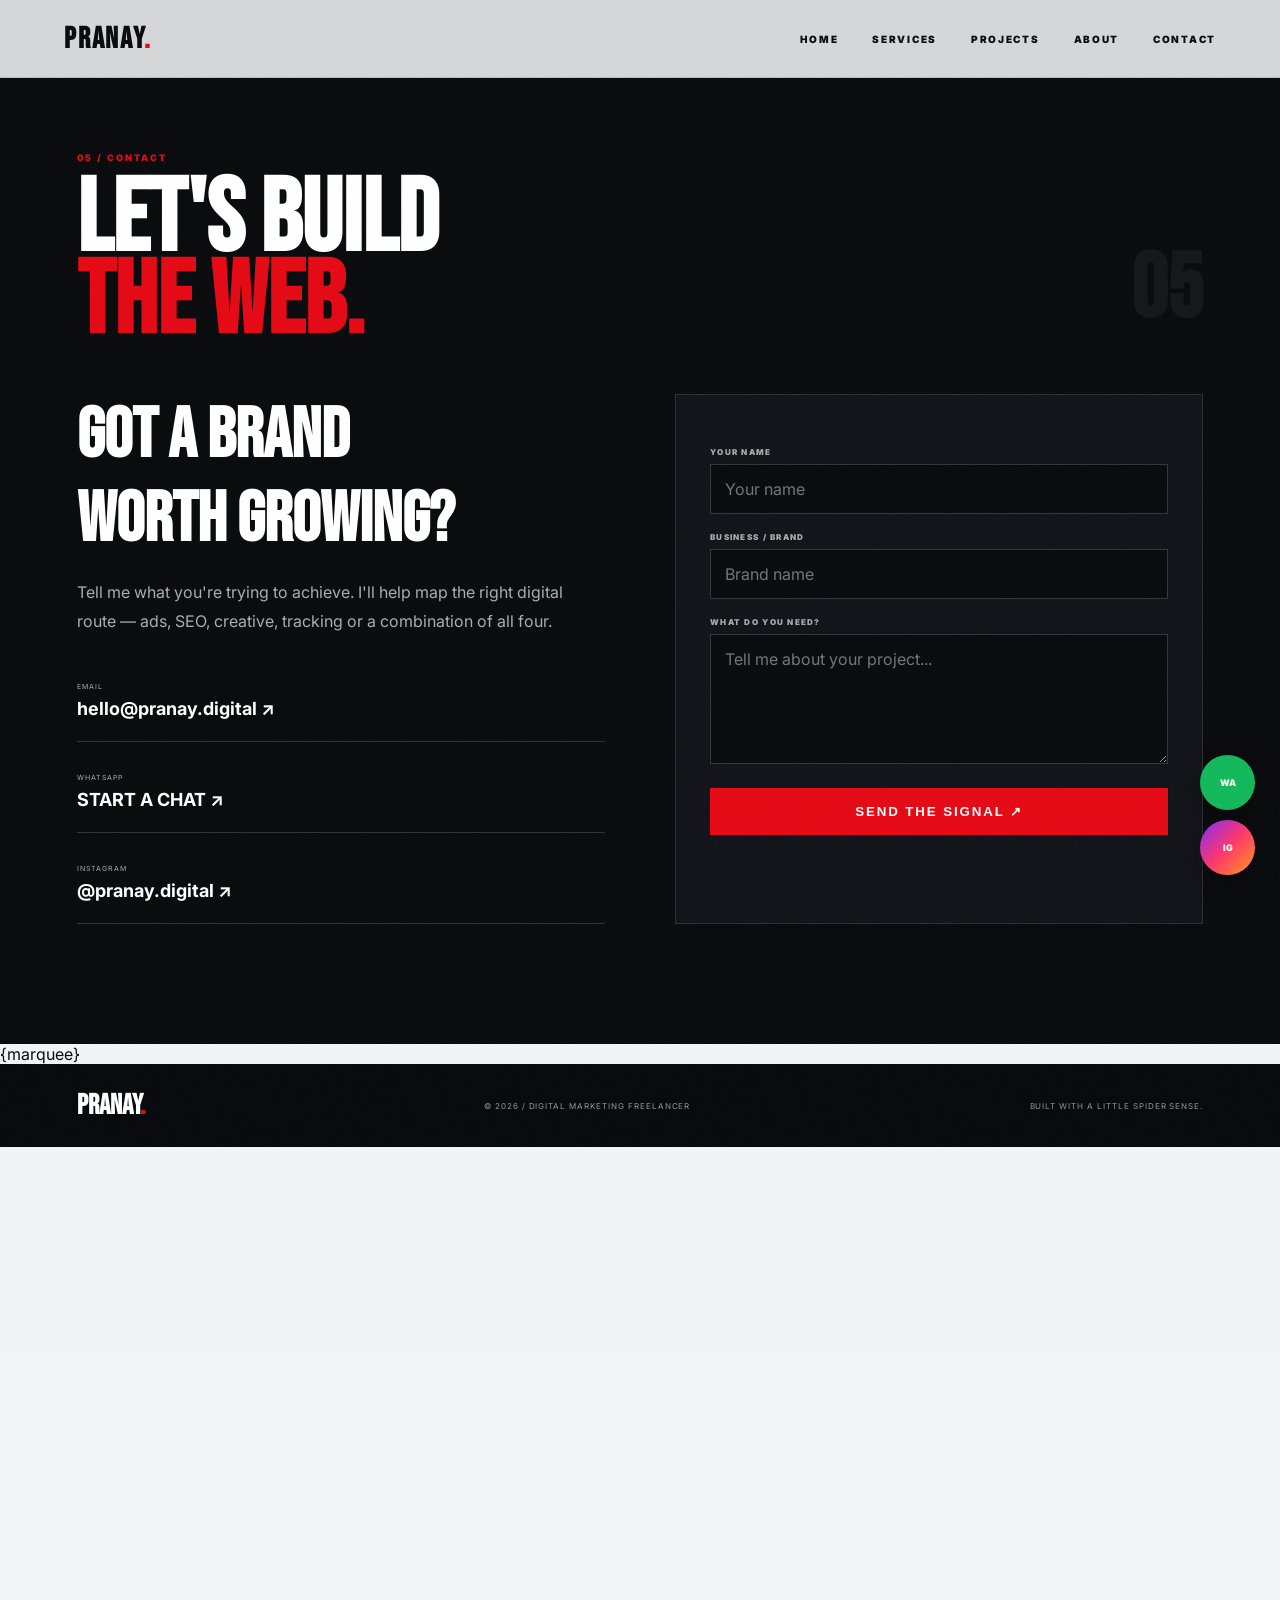
<file: contact.html>
<!doctype html><html lang="en"><head><meta charset="utf-8"><meta name="viewport" content="width=device-width,initial-scale=1"><title>Contact — Pranay.digital</title><meta name="description" content="Pranay digital marketing portfolio"><link rel="stylesheet" href="style.css"></head><body><div class="noise"></div><!-- shared visual snippets -->
<div class="web-bg" aria-hidden="true"><svg viewBox="0 0 1600 1000" preserveAspectRatio="none"><g class="webfloat"><path d="M0 120C200 150 260 280 360 410S520 650 760 780"/><path d="M0 280C170 300 245 400 320 520S450 720 650 840"/><path d="M0 460C130 470 215 550 270 640S390 780 530 900"/><path d="M110 0C130 180 240 310 360 410"/><path d="M320 0C320 170 335 300 360 410"/><path d="M580 0C500 170 420 300 360 410"/><path class="red" d="M1600 120C1400 160 1330 280 1240 430S1090 660 850 790"/><path d="M1600 300C1450 320 1370 420 1300 540S1170 720 980 850"/><path d="M1480 0C1470 180 1360 310 1240 430"/><path d="M1280 0C1300 180 1270 310 1240 430"/><path d="M1040 0C1140 170 1190 300 1240 430"/></g></svg></div>
<div class="wall-crawlers" aria-hidden="true">
  <div class="right-spidey"><div class="webline"></div><svg class="spidey-svg" viewBox="0 0 180 260"><defs><linearGradient id="suit" x1="0" y1="0" x2="1" y2="1"><stop offset="0" stop-color="#d60916"/><stop offset=".52" stop-color="#b8000c"/><stop offset=".54" stop-color="#092c79"/><stop offset="1" stop-color="#061d53"/></linearGradient></defs><g transform="rotate(180 90 130)"><path fill="#090b0f" d="M75 28c-17 4-28 18-29 35l-1 42-21 31c-5 8 0 16 10 16h25l-7 35 18 10 10-28 10 28 18-10-7-35h25c10 0 15-8 10-16l-21-31-1-42c-1-17-12-31-29-35z"/><path fill="url(#suit)" d="M70 57c-15 8-18 26-14 43l-10 25 24 10 10-20 10 20 24-10-10-25c4-17 1-35-14-43l-10 22z"/><path fill="#0a0b0f" d="M35 104l-24 30 12 10 28-22zM145 104l24 30-12 10-28-22z"/><path fill="none" stroke="#fff" stroke-width="1.2" opacity=".5" d="M70 62c7 13 23 13 30 0M60 83h60M55 96h70M72 57l-2 48M90 54v62M108 57l2 48"/><path fill="#fff" d="M65 55l-18-6 14 21 14-6zM115 55l18-6-14 21-14-6z"/><circle cx="90" cy="82" r="4" fill="#111"/><path fill="#090b0f" d="M62 122l-13 48 17 8 18-39 18 39 17-8-13-48z"/></g></svg></div>
  <div class="left-spidey"><div class="speech">HII 👋</div><svg class="spidey-svg" viewBox="0 0 160 280"><defs><linearGradient id="suit2" x1="0" y1="0" x2="1" y2="1"><stop offset="0" stop-color="#e50914"/><stop offset=".52" stop-color="#b50009"/><stop offset=".53" stop-color="#0b3eaa"/><stop offset="1" stop-color="#061c54"/></linearGradient></defs><circle cx="80" cy="55" r="38" fill="#090b0f"/><path fill="#fff" d="M55 52l22-12 7 18-25 8zM105 52L83 40l-7 18 25 8z"/><path fill="url(#suit2)" d="M48 96c-4 22 0 56 13 84l-16 49 24 10 11-43 11 43 24-10-16-49c13-28 17-62 13-84l-31 15z"/><path fill="none" stroke="#fff" stroke-width="1.3" opacity=".45" d="M80 83v99M49 110h62M56 126h48M63 142h34"/><path fill="#090b0f" d="M50 110l-34 26 10 13 38-17zM110 110l34 26-10 13-38-17zM64 183l-30 62 17 9 29-48zM96 183l30 62-17 9-29-48z"/></svg></div>
</div>
<div class="float"><a class="wa" href="https://wa.me/919xxxxxxxxx" target="_blank">WA</a><a class="ig" href="https://instagram.com/pranay.digital" target="_blank">IG</a></div>
<header><a class="brand" href="index.html">PRANAY<i>.</i></a><nav class="nav"><a href="index.html">HOME</a><a href="services.html">SERVICES</a><a href="projects.html">PROJECTS</a><a href="about.html">ABOUT</a><a href="contact.html">CONTACT</a></nav><button class="menu" aria-label="menu">☰</button></header><main><section class="page contact-page"><div class="container section-head reveal"><div><span class="eyebrow">05 / CONTACT</span><h2>LET'S BUILD<br><em>THE WEB.</em></h2></div><span class="num" style="color:rgba(255,255,255,.05)">05</span></div><div class="container contact-layout"><div class="contact-info reveal"><h3>GOT A BRAND<br>WORTH GROWING?</h3><p>Tell me what you're trying to achieve. I'll help map the right digital route — ads, SEO, creative, tracking or a combination of all four.</p><a class="contact-link" href="mailto:hello@pranay.digital"><small>EMAIL</small><b>hello@pranay.digital ↗</b></a><a class="contact-link" href="https://wa.me/919xxxxxxxxx" target="_blank"><small>WHATSAPP</small><b>START A CHAT ↗</b></a><a class="contact-link" href="https://instagram.com/pranay.digital" target="_blank"><small>INSTAGRAM</small><b>@pranay.digital ↗</b></a></div><form class="contact-card reveal" onsubmit="event.preventDefault();alert('Thanks! Connect the form to your preferred email/WhatsApp workflow before publishing.');"><label>YOUR NAME</label><input required placeholder="Your name"><label>BUSINESS / BRAND</label><input placeholder="Brand name"><label>WHAT DO YOU NEED?</label><textarea placeholder="Tell me about your project..."></textarea><button type="submit">SEND THE SIGNAL ↗</button></form></div></section>{marquee}</main><footer><b>PRANAY<i>.</i></b><small>© 2026 / DIGITAL MARKETING FREELANCER</small><small>BUILT WITH A LITTLE SPIDER SENSE.</small></footer><script src="script.js"></script></body></html>
</file>
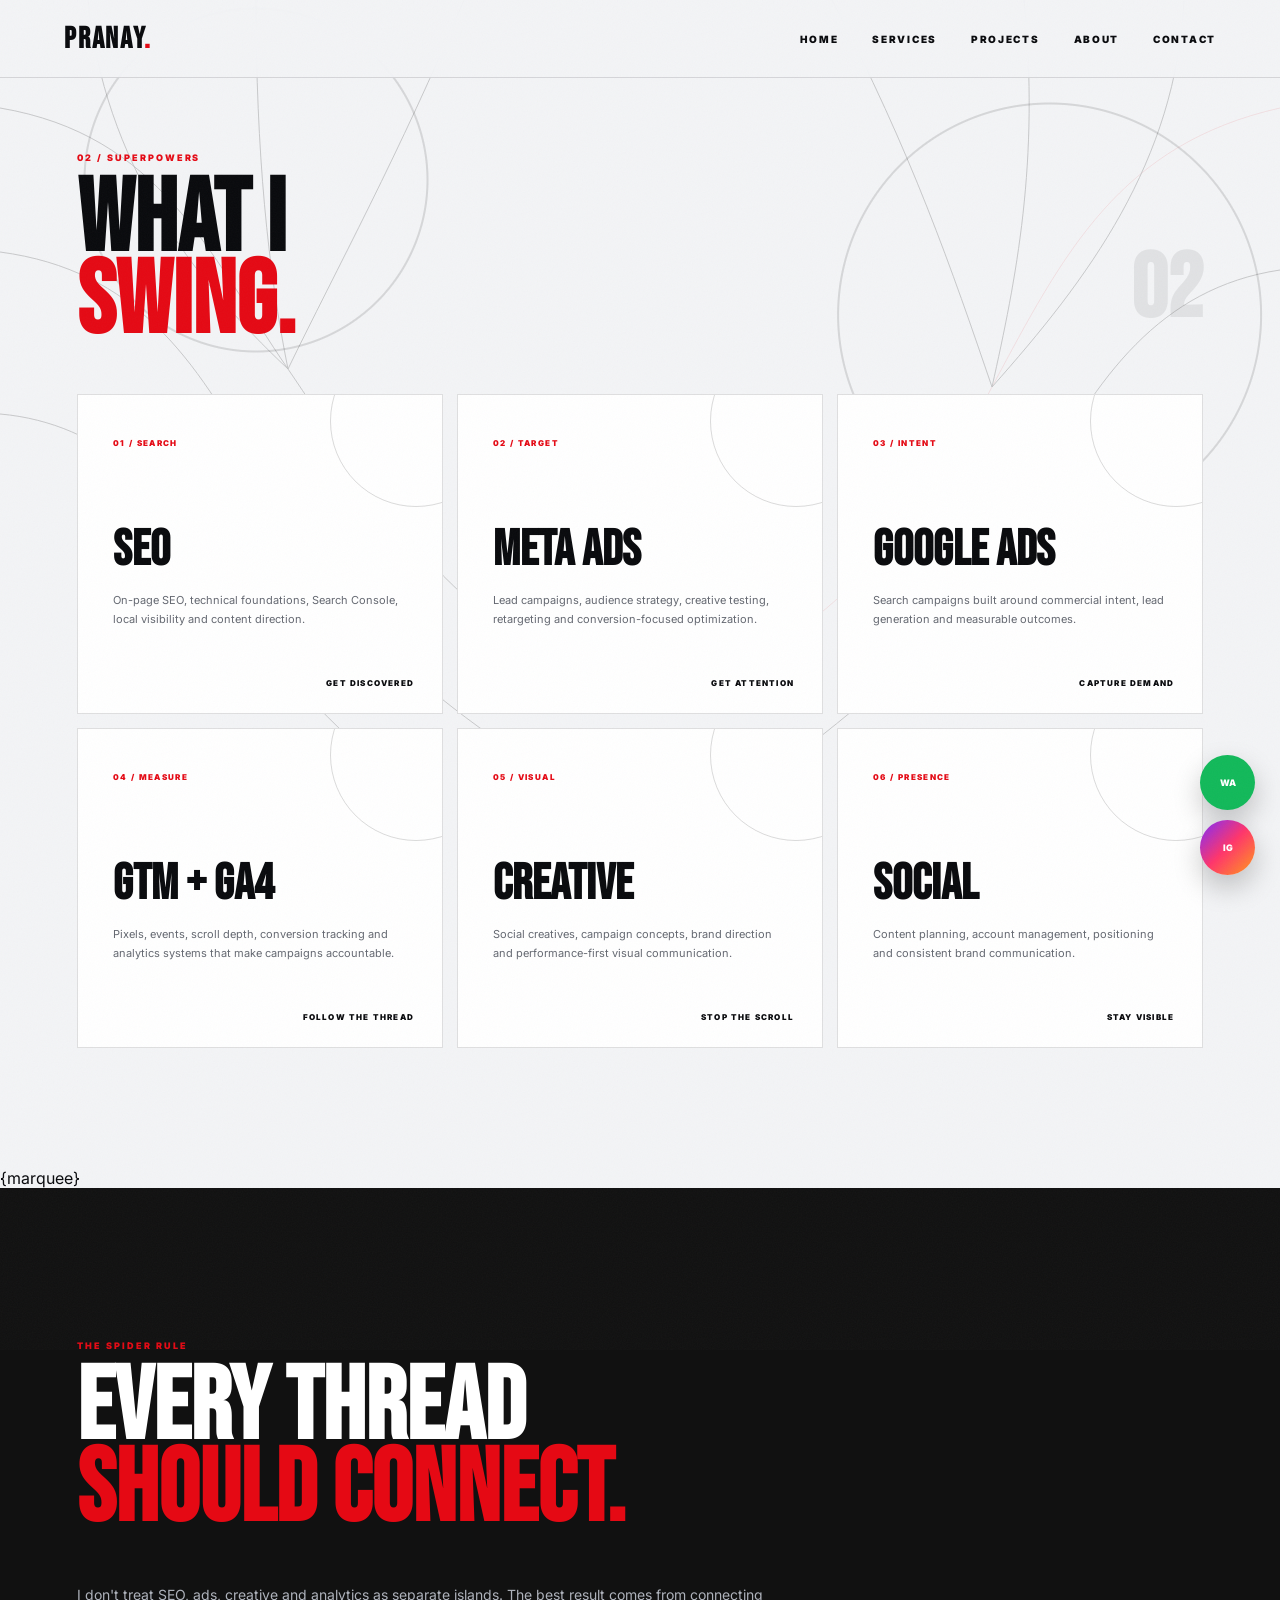
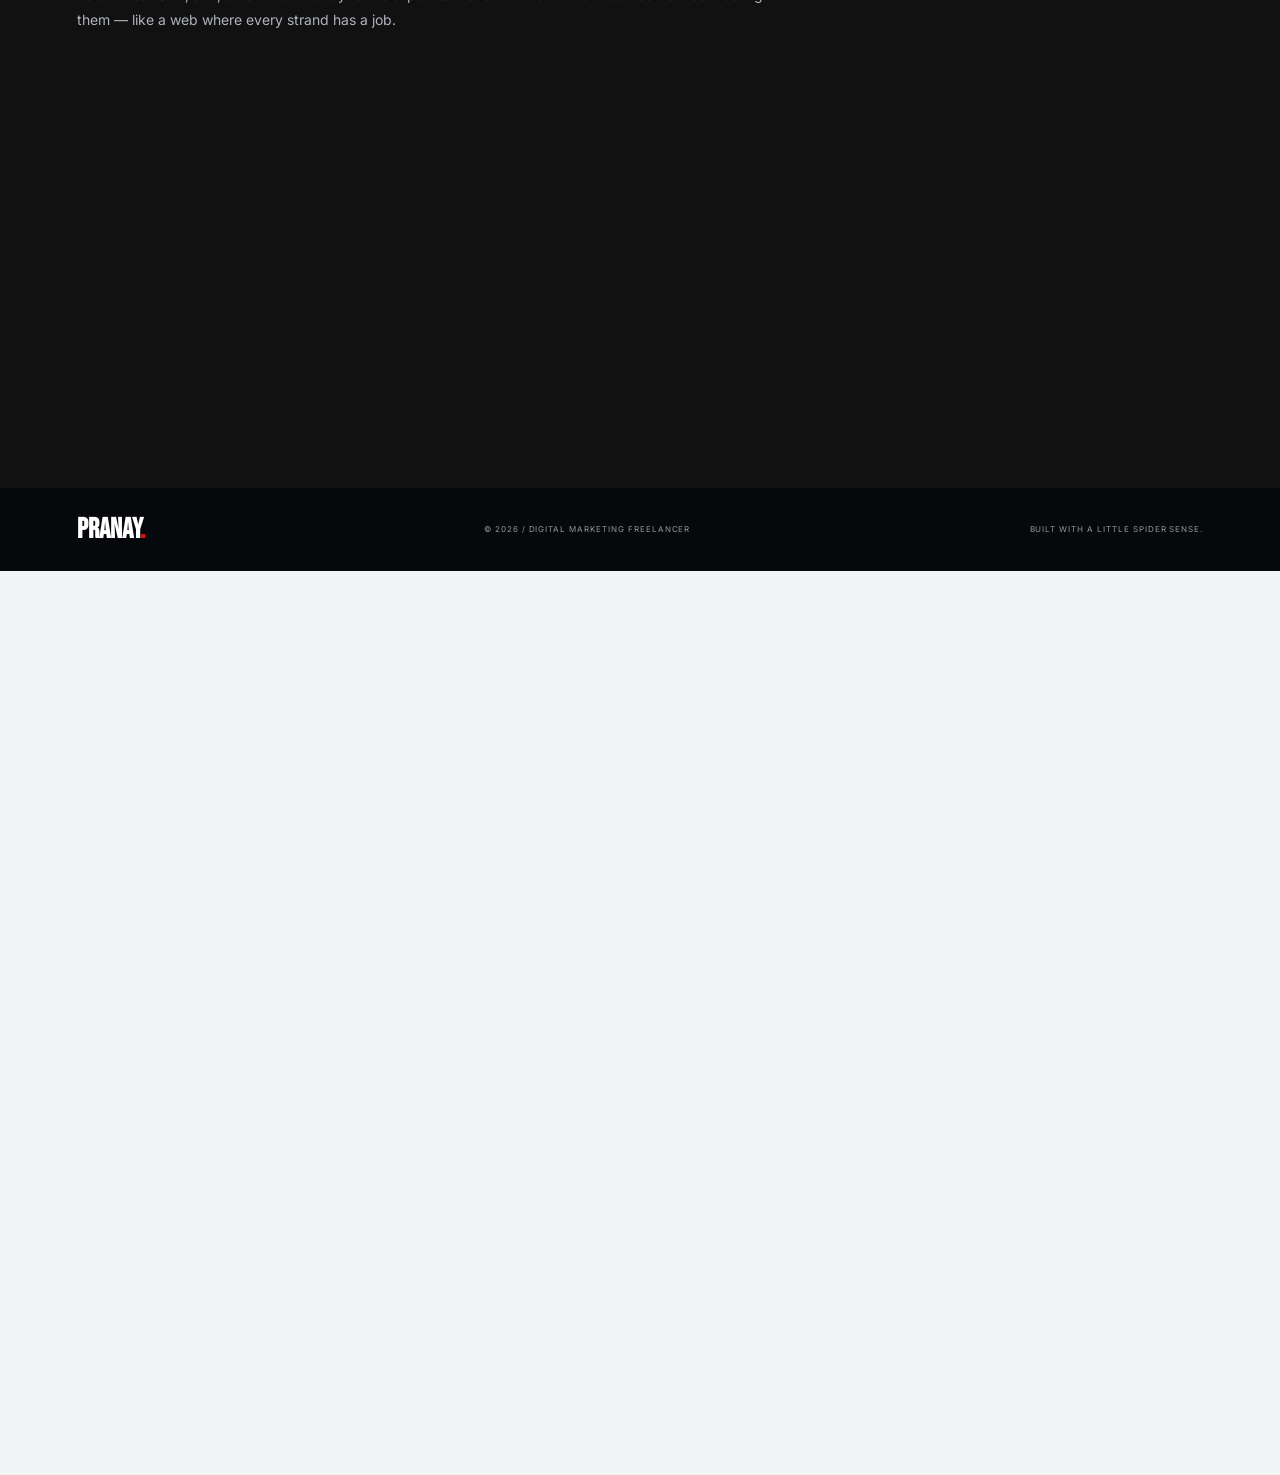
<file: services.html>
<!doctype html><html lang="en"><head><meta charset="utf-8"><meta name="viewport" content="width=device-width,initial-scale=1"><title>Services — Pranay.digital</title><meta name="description" content="Pranay digital marketing portfolio"><link rel="stylesheet" href="style.css"></head><body><div class="noise"></div><!-- shared visual snippets -->
<div class="web-bg" aria-hidden="true"><svg viewBox="0 0 1600 1000" preserveAspectRatio="none"><g class="webfloat"><path d="M0 120C200 150 260 280 360 410S520 650 760 780"/><path d="M0 280C170 300 245 400 320 520S450 720 650 840"/><path d="M0 460C130 470 215 550 270 640S390 780 530 900"/><path d="M110 0C130 180 240 310 360 410"/><path d="M320 0C320 170 335 300 360 410"/><path d="M580 0C500 170 420 300 360 410"/><path class="red" d="M1600 120C1400 160 1330 280 1240 430S1090 660 850 790"/><path d="M1600 300C1450 320 1370 420 1300 540S1170 720 980 850"/><path d="M1480 0C1470 180 1360 310 1240 430"/><path d="M1280 0C1300 180 1270 310 1240 430"/><path d="M1040 0C1140 170 1190 300 1240 430"/></g></svg></div>
<div class="wall-crawlers" aria-hidden="true">
  <div class="right-spidey"><div class="webline"></div><svg class="spidey-svg" viewBox="0 0 180 260"><defs><linearGradient id="suit" x1="0" y1="0" x2="1" y2="1"><stop offset="0" stop-color="#d60916"/><stop offset=".52" stop-color="#b8000c"/><stop offset=".54" stop-color="#092c79"/><stop offset="1" stop-color="#061d53"/></linearGradient></defs><g transform="rotate(180 90 130)"><path fill="#090b0f" d="M75 28c-17 4-28 18-29 35l-1 42-21 31c-5 8 0 16 10 16h25l-7 35 18 10 10-28 10 28 18-10-7-35h25c10 0 15-8 10-16l-21-31-1-42c-1-17-12-31-29-35z"/><path fill="url(#suit)" d="M70 57c-15 8-18 26-14 43l-10 25 24 10 10-20 10 20 24-10-10-25c4-17 1-35-14-43l-10 22z"/><path fill="#0a0b0f" d="M35 104l-24 30 12 10 28-22zM145 104l24 30-12 10-28-22z"/><path fill="none" stroke="#fff" stroke-width="1.2" opacity=".5" d="M70 62c7 13 23 13 30 0M60 83h60M55 96h70M72 57l-2 48M90 54v62M108 57l2 48"/><path fill="#fff" d="M65 55l-18-6 14 21 14-6zM115 55l18-6-14 21-14-6z"/><circle cx="90" cy="82" r="4" fill="#111"/><path fill="#090b0f" d="M62 122l-13 48 17 8 18-39 18 39 17-8-13-48z"/></g></svg></div>
  <div class="left-spidey"><div class="speech">HII 👋</div><svg class="spidey-svg" viewBox="0 0 160 280"><defs><linearGradient id="suit2" x1="0" y1="0" x2="1" y2="1"><stop offset="0" stop-color="#e50914"/><stop offset=".52" stop-color="#b50009"/><stop offset=".53" stop-color="#0b3eaa"/><stop offset="1" stop-color="#061c54"/></linearGradient></defs><circle cx="80" cy="55" r="38" fill="#090b0f"/><path fill="#fff" d="M55 52l22-12 7 18-25 8zM105 52L83 40l-7 18 25 8z"/><path fill="url(#suit2)" d="M48 96c-4 22 0 56 13 84l-16 49 24 10 11-43 11 43 24-10-16-49c13-28 17-62 13-84l-31 15z"/><path fill="none" stroke="#fff" stroke-width="1.3" opacity=".45" d="M80 83v99M49 110h62M56 126h48M63 142h34"/><path fill="#090b0f" d="M50 110l-34 26 10 13 38-17zM110 110l34 26-10 13-38-17zM64 183l-30 62 17 9 29-48zM96 183l30 62-17 9-29-48z"/></svg></div>
</div>
<div class="float"><a class="wa" href="https://wa.me/919xxxxxxxxx" target="_blank">WA</a><a class="ig" href="https://instagram.com/pranay.digital" target="_blank">IG</a></div>
<header><a class="brand" href="index.html">PRANAY<i>.</i></a><nav class="nav"><a href="index.html">HOME</a><a href="services.html">SERVICES</a><a href="projects.html">PROJECTS</a><a href="about.html">ABOUT</a><a href="contact.html">CONTACT</a></nav><button class="menu" aria-label="menu">☰</button></header><main><section class="page"><div class="container section-head reveal"><div><span class="eyebrow">02 / SUPERPOWERS</span><h2>WHAT I<br><em>SWING.</em></h2></div><span class="num">02</span></div><div class="container services-grid"><article class="service reveal"><small>01 / SEARCH</small><h3>SEO</h3><p>On-page SEO, technical foundations, Search Console, local visibility and content direction.</p><b class="tag">GET DISCOVERED</b></article><article class="service reveal"><small>02 / TARGET</small><h3>META ADS</h3><p>Lead campaigns, audience strategy, creative testing, retargeting and conversion-focused optimization.</p><b class="tag">GET ATTENTION</b></article><article class="service reveal"><small>03 / INTENT</small><h3>GOOGLE ADS</h3><p>Search campaigns built around commercial intent, lead generation and measurable outcomes.</p><b class="tag">CAPTURE DEMAND</b></article><article class="service reveal"><small>04 / MEASURE</small><h3>GTM + GA4</h3><p>Pixels, events, scroll depth, conversion tracking and analytics systems that make campaigns accountable.</p><b class="tag">FOLLOW THE THREAD</b></article><article class="service reveal"><small>05 / VISUAL</small><h3>CREATIVE</h3><p>Social creatives, campaign concepts, brand direction and performance-first visual communication.</p><b class="tag">STOP THE SCROLL</b></article><article class="service reveal"><small>06 / PRESENCE</small><h3>SOCIAL</h3><p>Content planning, account management, positioning and consistent brand communication.</p><b class="tag">STAY VISIBLE</b></article></div></section>{marquee}<section class="page" style="background:#111;color:#fff"><div class="container section-head reveal"><div><span class="eyebrow">THE SPIDER RULE</span><h2 style="color:#fff">EVERY THREAD<br><em>SHOULD CONNECT.</em></h2></div></div><div class="container"><p class="sub reveal" style="color:#aeb2bb">I don't treat SEO, ads, creative and analytics as separate islands. The best result comes from connecting them — like a web where every strand has a job.</p></div></section></main><footer><b>PRANAY<i>.</i></b><small>© 2026 / DIGITAL MARKETING FREELANCER</small><small>BUILT WITH A LITTLE SPIDER SENSE.</small></footer><script src="script.js"></script></body></html>
</file>
<file: style.css>
@import url('https://fonts.googleapis.com/css2?family=Bebas+Neue&family=Inter:wght@400;500;600;700;800;900&display=swap');
:root{--red:#e50914;--red2:#ff2530;--blue:#073c9e;--ink:#090a0d;--paper:#f3f4f6;--muted:#737781;--line:rgba(10,12,16,.13);--max:1440px}
*{box-sizing:border-box}html{scroll-behavior:smooth}body{margin:0;background:var(--paper);color:var(--ink);font-family:Inter,Arial,sans-serif;overflow-x:hidden}a{color:inherit}.noise{position:fixed;inset:-50%;z-index:80;pointer-events:none;opacity:.035;background-image:url("data:image/svg+xml,%3Csvg xmlns='http://www.w3.org/2000/svg' width='180' height='180'%3E%3Cfilter id='n'%3E%3CfeTurbulence type='fractalNoise' baseFrequency='.8' numOctaves='4' stitchTiles='stitch'/%3E%3C/filter%3E%3Crect width='100%25' height='100%25' filter='url(%23n)'/%3E%3C/svg%3E");animation:grain .2s steps(2) infinite}
body:before{content:"";position:fixed;inset:0;z-index:1;pointer-events:none;opacity:.13;background:radial-gradient(circle at 20% 20%,transparent 0 170px,#111 171px 172px,transparent 173px),radial-gradient(circle at 82% 35%,transparent 0 210px,#111 211px 212px,transparent 213px);mix-blend-mode:multiply}
.web-bg{position:fixed;inset:0;z-index:2;pointer-events:none;opacity:.22}.web-bg svg{width:100%;height:100%}.web-bg path{fill:none;stroke:#111;stroke-width:1}.web-bg .red{stroke:var(--red);opacity:.45}.web-bg .webfloat{animation:floatWeb 10s ease-in-out infinite alternate}
header{position:fixed;top:0;left:0;right:0;height:78px;z-index:70;display:flex;align-items:center;justify-content:space-between;padding:0 5vw;background:rgba(243,244,246,.88);backdrop-filter:blur(18px);border-bottom:1px solid var(--line)}.brand{font:900 30px/1 'Bebas Neue',sans-serif;letter-spacing:.06em;text-decoration:none}.brand i{color:var(--red);font-style:normal}.nav{display:flex;gap:34px}.nav a{font-size:10px;font-weight:900;letter-spacing:.17em;text-decoration:none;position:relative}.nav a:after{content:"";position:absolute;left:0;bottom:-7px;width:0;height:2px;background:var(--red);transition:.25s}.nav a:hover:after{width:100%}.menu{display:none}
main{position:relative;z-index:5}.page{padding:145px 6vw 120px;min-height:100vh;position:relative;overflow:hidden}.container{max-width:var(--max);margin:auto}.eyebrow{font-size:9px;font-weight:900;letter-spacing:.22em;color:var(--red)}.display{font:900 clamp(78px,10vw,155px)/.82 'Bebas Neue',sans-serif;letter-spacing:.01em;margin:20px 0}.display em{font-style:normal;color:var(--red)}.sub{max-width:720px;color:#5d626b;line-height:1.8;font-size:14px}.btns{display:flex;gap:12px;flex-wrap:wrap;margin-top:30px}.btn{display:inline-flex;align-items:center;justify-content:space-between;min-width:220px;padding:17px 19px;text-decoration:none;font-size:9px;font-weight:900;letter-spacing:.16em;border:1px solid #111}.btn.red{background:var(--red);color:#fff;border-color:var(--red)}.btn.dark{background:#090a0d;color:#fff}.section-head{display:flex;justify-content:space-between;gap:30px;align-items:end;margin-bottom:50px}.section-head h2{font:900 clamp(60px,8vw,125px)/.8 'Bebas Neue';margin:15px 0 0}.section-head h2 em{color:var(--red);font-style:normal}.section-head .num{font:900 90px 'Bebas Neue';color:rgba(0,0,0,.07)}
/* Cinematic floating characters */
.wall-crawlers{position:fixed;inset:0;z-index:30;pointer-events:none}.right-spidey{position:absolute;right:4vw;top:-300px;width:170px;transition:transform .15s linear,opacity .4s}.right-spidey .webline{height:230px;width:2px;background:linear-gradient(#222,rgba(0,0,0,.05));margin:auto;position:relative}.right-spidey .webline:before{content:"";position:absolute;left:-5px;top:0;width:12px;height:100%;background:repeating-linear-gradient(180deg,transparent 0 12px,rgba(0,0,0,.4) 13px 14px);opacity:.6}.spidey-svg{width:100%;height:auto;filter:drop-shadow(0 12px 15px rgba(0,0,0,.2))}.left-spidey{position:absolute;left:3vw;bottom:-220px;width:145px;opacity:0;transition:transform .3s,opacity .3s}.left-spidey .speech{position:absolute;left:90px;top:10px;background:#fff;border:2px solid #111;border-radius:50%;padding:15px 22px;font:900 18px 'Bebas Neue';box-shadow:8px 8px 0 var(--red);transform:rotate(-6deg)}.left-spidey .speech:after{content:"";position:absolute;bottom:0;left:18px;border:10px solid transparent;border-top-color:#111;transform:translateY(18px) rotate(20deg)}
/* Hero */
.hero{min-height:100vh;padding:120px 6vw 55px;background:radial-gradient(circle at 74% 43%,rgba(229,9,20,.12),transparent 24%),linear-gradient(110deg,#f8f9fa,#e8eaee)}.hero-grid{max-width:var(--max);margin:auto;display:grid;grid-template-columns:1.05fr .95fr;align-items:center;gap:50px;min-height:calc(100vh - 180px)}.hero h1{font:900 clamp(105px,16vw,245px)/.72 'Bebas Neue';margin:10px 0 0;letter-spacing:.01em}.hero h1 span{color:var(--red)}.hero h2{font:900 clamp(38px,4.5vw,70px)/.84 'Bebas Neue';margin:38px 0 20px}.hero h2 em{color:var(--red);font-style:normal}.hero-copy p{max-width:720px}.micro{font-size:9px;font-weight:900;letter-spacing:.2em}.micro b{color:var(--red)}.hero-stage{height:650px;position:relative;display:grid;place-items:center}.spotlight{position:absolute;top:0;left:50%;transform:translateX(-50%);width:260px;height:620px;background:linear-gradient(#fff,rgba(255,255,255,.05));clip-path:polygon(25% 0,75% 0,100% 100%,0 100%);filter:blur(4px);opacity:.8}.hero-mask{position:relative;width:330px;height:420px;border-radius:48% 48% 45% 45%;background:linear-gradient(145deg,#101319 0 50%,#b8000b 100%);box-shadow:0 30px 60px rgba(0,0,0,.28);overflow:hidden;transition:.25s;z-index:3}.hero-mask:before{content:"";position:absolute;inset:0;background:repeating-radial-gradient(ellipse at 50% 45%,transparent 0 30px,rgba(255,255,255,.18) 31px 32px),repeating-conic-gradient(from 0deg at 50% 45%,transparent 0 9deg,rgba(255,255,255,.18) 9.3deg 10deg,transparent 10.2deg 18deg);mask-image:radial-gradient(circle at 50% 45%,#000 0 65%,transparent 78%)}.hero-mask:after{content:"";position:absolute;left:50%;top:44%;width:10px;height:230px;background:#e50914;transform:translate(-50%,-50%) rotate(1deg);box-shadow:0 0 20px rgba(229,9,20,.45)}.eye{position:absolute;top:31%;width:98px;height:140px;background:linear-gradient(145deg,#fff,#d8d8d8);border:6px solid #090a0d;z-index:4;transform:skewY(-8deg) rotate(18deg);transition:.2s}.eye.l{left:15%}.eye.r{right:15%;transform:skewY(8deg) rotate(-18deg)}.face-reveal{position:absolute;inset:0;z-index:6;opacity:0;transition:.18s;overflow:hidden}.face-reveal img{width:100%;height:100%;object-fit:cover;object-position:center 24%;filter:contrast(1.05) saturate(.85)}.hero-mask:hover .face-reveal{opacity:1}.hero-mask:hover .eye,.hero-mask:hover:before,.hero-mask:hover:after{opacity:0}.hover-label{position:absolute;z-index:7;left:50%;bottom:28px;transform:translateX(-50%);padding:9px 12px;background:rgba(0,0,0,.82);color:#fff;font-size:8px;font-weight:900;letter-spacing:.15em;white-space:nowrap}.hero-card{position:absolute;right:2%;bottom:4%;z-index:7;background:#fff;border:1px solid #111;padding:12px 15px;transform:rotate(-4deg);box-shadow:8px 8px 0 var(--red)}.hero-card small{font-size:7px;letter-spacing:.14em;font-weight:900}.hero-card b{display:block;font:900 28px 'Bebas Neue'}.web-string{position:absolute;width:180px;height:1px;background:#111;opacity:.55;transform-origin:left}.s1{right:15%;top:22%;transform:rotate(130deg)}.s2{left:14%;top:24%;transform:rotate(45deg)}.reference-panel{position:absolute;left:-4%;bottom:-8%;width:210px;height:320px;overflow:hidden;border:1px solid rgba(0,0,0,.25);box-shadow:0 18px 40px rgba(0,0,0,.16);transform:rotate(-6deg);z-index:5}.reference-panel img{width:100%;height:100%;object-fit:cover}.reference-panel:after{content:"REFERENCE / WEB DROP";position:absolute;left:0;right:0;bottom:0;padding:10px;background:linear-gradient(transparent,rgba(0,0,0,.8));color:#fff;font-size:7px;font-weight:900;letter-spacing:.15em}
.marquee{position:relative;z-index:7;overflow:hidden;background:#0b0c10;color:#fff;border-block:2px solid #111;padding:11px 0;white-space:nowrap}.marquee.red{background:var(--red)}.marquee-track{display:inline-block;min-width:200%;animation:marquee 22s linear infinite}.marquee span{font:900 20px 'Bebas Neue';letter-spacing:.12em;margin:0 25px}.marquee i{color:#fff;font-style:normal}
/* Services */
.services-grid{display:grid;grid-template-columns:repeat(3,1fr);gap:14px}.service{position:relative;background:#fff;border:1px solid var(--line);padding:35px;min-height:320px;overflow:hidden;transition:.3s}.service:hover{transform:translateY(-7px);box-shadow:12px 15px 0 rgba(229,9,20,.12)}.service:before{content:"";position:absolute;right:-60px;top:-60px;width:170px;height:170px;border:1px solid #111;border-radius:50%;opacity:.15}.service small{font-size:8px;font-weight:900;letter-spacing:.17em;color:var(--red)}.service h3{font:900 50px 'Bebas Neue';margin:70px 0 8px}.service p{font-size:11px;line-height:1.7;color:#646871}.service .tag{position:absolute;right:28px;bottom:25px;font-size:8px;font-weight:900;letter-spacing:.15em}
/* Projects */
.project{display:grid;grid-template-columns:1.05fr .95fr;gap:45px;align-items:center;padding:50px 0;border-top:1px solid var(--line)}.project:nth-child(even){direction:rtl}.project:nth-child(even)>*{direction:ltr}.project-media{position:relative;min-height:400px;background:#111;overflow:hidden}.project-media img{width:100%;height:100%;min-height:400px;object-fit:cover;display:block;transition:.6s}.project-media:hover img{transform:scale(1.04)}.project-media:after{content:"PROOF / SCREENSHOT";position:absolute;left:14px;top:14px;background:#fff;color:#111;padding:7px 9px;font-size:7px;font-weight:900;letter-spacing:.14em}.project h3{font:900 clamp(52px,6vw,90px)/.8 'Bebas Neue';margin:12px 0}.project p{max-width:580px;color:#60656d;line-height:1.8;font-size:13px}.project ul{padding:0;list-style:none;display:flex;flex-wrap:wrap;gap:7px}.project li{font-size:8px;font-weight:900;letter-spacing:.1em;border:1px solid #bbb;padding:7px 9px}
/* About */
.about-grid{display:grid;grid-template-columns:.75fr 1.25fr;gap:70px;align-items:center}.portrait{height:650px;position:relative;background:#111;overflow:hidden}.portrait img{width:100%;height:100%;object-fit:cover;filter:grayscale(.2) contrast(1.08)}.portrait:after{content:"PRANAY / BEHIND THE MASK";position:absolute;left:0;right:0;bottom:0;padding:18px;color:#fff;background:linear-gradient(transparent,rgba(0,0,0,.9));font-size:8px;font-weight:900;letter-spacing:.15em}.about-copy .lead{font-size:24px;line-height:1.5}.about-copy p{font-size:13px;line-height:1.9;color:#646870}.stats{display:grid;grid-template-columns:repeat(3,1fr);border-block:1px solid var(--line);margin:35px 0;padding:24px 0}.stats b{font:900 52px 'Bebas Neue';color:var(--red);display:block}.stats span{font-size:8px;font-weight:900;letter-spacing:.12em}
/* Contact */
.contact-page{background:#090a0d;color:#fff;min-height:100vh}.contact-page .section-head h2{color:#fff}.contact-layout{display:grid;grid-template-columns:1fr 1fr;gap:70px}.contact-card{background:#111319;border:1px solid #2c2e34;padding:34px}.contact-card label{display:block;font-size:8px;font-weight:900;letter-spacing:.16em;color:#aaa;margin:18px 0 7px}.contact-card input,.contact-card textarea{width:100%;background:#090a0d;color:#fff;border:1px solid #34363c;padding:14px;font:inherit}.contact-card textarea{min-height:130px;resize:vertical}.contact-card button{margin-top:20px;width:100%;border:0;background:var(--red);color:#fff;padding:16px;font-weight:900;letter-spacing:.14em}.contact-info h3{font:900 70px 'Bebas Neue';margin:0 0 15px}.contact-info p{color:#a9adb6;line-height:1.8}.contact-link{display:block;padding:22px 0;border-bottom:1px solid #303238;text-decoration:none}.contact-link small{font-size:7px;letter-spacing:.15em;color:#aaa}.contact-link b{display:block;font-size:18px;margin-top:5px}
.float{position:fixed;right:25px;bottom:25px;z-index:60;display:flex;flex-direction:column;gap:10px}.float a{width:55px;height:55px;border-radius:50%;display:grid;place-items:center;color:#fff;text-decoration:none;font-size:9px;font-weight:900;box-shadow:0 12px 28px rgba(0,0,0,.22)}.wa{background:#12b95a}.ig{background:linear-gradient(135deg,#7c2cff,#ff356b,#ff9b1a)}footer{background:#07080b;color:#fff;padding:25px 6vw;display:flex;justify-content:space-between;align-items:center;position:relative;z-index:5}footer b{font:900 28px 'Bebas Neue'}footer b i{color:var(--red);font-style:normal}footer small{font-size:8px;color:#9297a0;letter-spacing:.12em}
.reveal{opacity:0;transform:translateY(30px);transition:.8s}.reveal.on{opacity:1;transform:none}@keyframes marquee{to{transform:translateX(-50%)}}@keyframes floatWeb{to{transform:translate(18px,-12px)}}@keyframes grain{0%{transform:translate(0,0)}25%{transform:translate(2%,-1%)}50%{transform:translate(-1%,2%)}75%{transform:translate(1%,1%)}100%{transform:translate(-2%,-2%)}}
@media(max-width:900px){.nav{display:none}.menu{display:block}.hero-grid,.project,.about-grid,.contact-layout{grid-template-columns:1fr}.hero-stage{height:580px}.services-grid{grid-template-columns:1fr 1fr}.project:nth-child(even){direction:ltr}.right-spidey{right:0;width:120px}.left-spidey{left:0;width:105px}.reference-panel{width:150px;height:230px}.section-head{display:block}.section-head .num{display:none}}
@media(max-width:600px){.page{padding:110px 5vw 90px}.hero{padding:105px 5vw 45px}.hero h1{font-size:105px}.hero-stage{height:470px}.hero-mask{width:250px;height:330px}.eye{width:70px;height:100px}.services-grid{grid-template-columns:1fr}.project-media,.project-media img{min-height:260px}.portrait{height:500px}.right-spidey{width:90px}.left-spidey{width:80px}.left-spidey .speech{left:60px;font-size:14px;padding:10px 15px}.reference-panel{width:110px;height:170px;left:0}.display{font-size:80px}.float{right:14px;bottom:14px}.float a{width:48px;height:48px}.stats{gap:8px}.stats b{font-size:38px}}


/* =========================================================
   V4 HERO — HOVER TO REVEAL
   Premium interactive Spider-Man-inspired mask treatment.
   ========================================================= */
.hero-visual.reveal-hero{
  position:relative;
  min-height:650px;
  display:flex;
  align-items:center;
  justify-content:center;
  isolation:isolate;
}
.hover-label{
  position:absolute;
  top:7%;
  left:50%;
  transform:translateX(-50%);
  z-index:15;
  color:#111;
  font-family:"Barlow Condensed",sans-serif;
  font-size:15px;
  font-style:italic;
  letter-spacing:.04em;
  white-space:nowrap;
}
.hover-label span{
  text-decoration:underline;
  text-decoration-thickness:1px;
  text-underline-offset:4px;
}
.spider-stage{
  width:min(560px,92%);
  aspect-ratio:4/5;
  position:relative;
  cursor:crosshair;
  perspective:1100px;
}
.spider-image-wrap{
  position:absolute;
  inset:4% 4% 2%;
  overflow:hidden;
  background:
    radial-gradient(circle at 50% 22%,rgba(255,255,255,.13),transparent 25%),
    radial-gradient(circle at 48% 54%,rgba(220,0,0,.20),transparent 36%),
    linear-gradient(150deg,#050505,#121212 48%,#2a0000);
  border-radius:48% 48% 8% 8%;
  box-shadow:0 40px 90px rgba(0,0,0,.28),inset 0 0 80px rgba(0,0,0,.6);
  transform:rotate(1.5deg);
  transition:transform .6s cubic-bezier(.2,.8,.2,1),box-shadow .6s;
}
.spider-stage:hover .spider-image-wrap{
  transform:rotate(0deg) scale(1.015);
  box-shadow:0 50px 110px rgba(0,0,0,.34),0 0 55px rgba(225,6,0,.08),inset 0 0 90px rgba(0,0,0,.65);
}
.spider-image,
.pranay-reveal{
  position:absolute;
  inset:0;
  overflow:hidden;
}
.spider-image{
  z-index:2;
  background:
    radial-gradient(ellipse at 50% 45%,#a40000 0 11%,#570000 12% 23%,transparent 24%),
    linear-gradient(160deg,#d5070b 0 43%,#07101d 44% 76%,#080808 77%);
  transition:opacity .65s cubic-bezier(.2,.75,.2,1),transform .8s;
}
.spider-stage:hover .spider-image{
  opacity:.05;
  transform:scale(1.045);
}
.spider-mask-art{
  position:absolute;
  left:50%;
  top:46%;
  width:76%;
  aspect-ratio:1/1.2;
  transform:translate(-50%,-50%);
  border-radius:48% 48% 44% 44%;
  background:
    radial-gradient(circle at 52% 28%,rgba(255,255,255,.16),transparent 15%),
    linear-gradient(150deg,#ef1b1b,#9b0000 48%,#390000);
  box-shadow:inset -30px -25px 70px rgba(0,0,0,.65),inset 15px 8px 45px rgba(255,255,255,.09),0 0 45px rgba(225,6,0,.18);
}
.mask-web-lines{
  position:absolute;
  inset:0;
  opacity:.55;
  background:
    repeating-radial-gradient(ellipse at 50% 42%,transparent 0 26px,rgba(8,8,8,.72) 27px 29px),
    repeating-conic-gradient(from -6deg at 50% 43%,transparent 0 8.5deg,rgba(8,8,8,.78) 9deg 10deg,transparent 10.5deg 18deg);
  mask-image:radial-gradient(ellipse at 50% 43%,#000 0 68%,transparent 78%);
}
.mask-eye{
  position:absolute;
  top:33%;
  width:31%;
  height:25%;
  background:linear-gradient(150deg,#fff,#d9d9d9 70%,#b5b5b5);
  border:6px solid #070707;
  box-shadow:0 0 22px rgba(255,255,255,.18);
}
.mask-eye-left{left:15%;transform:skew(-10deg) rotate(17deg);border-radius:70% 25% 70% 35%}
.mask-eye-right{right:15%;transform:skew(10deg) rotate(-17deg);border-radius:25% 70% 35% 70%}
.mask-highlight{
  position:absolute;left:50%;top:18%;width:3px;height:60%;
  transform:translateX(-50%);
  background:linear-gradient(transparent,#111 18%,#111 82%,transparent);
  opacity:.55;
}
.pranay-reveal{
  z-index:3;
  opacity:0;
  transform:scale(1.07);
  clip-path:circle(0% at 50% 42%);
  transition:
    clip-path .75s cubic-bezier(.2,.8,.2,1),
    opacity .45s,
    transform .85s cubic-bezier(.2,.8,.2,1);
  background:#111;
}
.pranay-reveal img{
  width:100%;
  height:100%;
  object-fit:cover;
  object-position:center 27%;
  filter:contrast(1.08) saturate(.88);
}
.spider-stage:hover .pranay-reveal{
  opacity:1;
  transform:scale(1);
  clip-path:circle(78% at 50% 42%);
}
.reveal-vignette{
  position:absolute;
  inset:0;
  z-index:5;
  pointer-events:none;
  background:
    radial-gradient(circle at 50% 42%,transparent 38%,rgba(0,0,0,.42) 78%,rgba(0,0,0,.82)),
    linear-gradient(transparent 55%,rgba(0,0,0,.55));
}
.web-ring{
  position:absolute;
  z-index:7;
  border:1px solid rgba(255,255,255,.28);
  border-radius:50%;
  pointer-events:none;
  mix-blend-mode:screen;
}
.web-ring-1{inset:12% 11%;transform:rotate(18deg)}
.web-ring-2{inset:24% 22%;transform:rotate(-22deg);border-color:rgba(225,6,0,.35)}
.web-cross{
  position:absolute;
  z-index:8;
  width:140%;
  height:1px;
  left:-20%;
  background:rgba(255,255,255,.12);
  pointer-events:none;
}
.c1{top:34%;transform:rotate(28deg)}
.c2{top:58%;transform:rotate(-24deg)}
.hero-caption{
  position:absolute;
  bottom:3%;
  left:50%;
  transform:translateX(-50%);
  z-index:15;
  width:min(500px,85%);
  display:flex;
  justify-content:space-between;
  gap:18px;
  padding-top:12px;
  border-top:1px solid rgba(0,0,0,.18);
  font-size:8px;
  font-weight:900;
  letter-spacing:.14em;
}
.hero-caption span{color:#e10600}
.hero-caption b{font-weight:800}
@media(max-width:1000px){
  .hero-visual.reveal-hero{min-height:570px}
}
@media(max-width:680px){
  .hero-visual.reveal-hero{min-height:500px}
  .hover-label{top:3%;font-size:12px}
  .hero-caption{bottom:0;flex-direction:column;gap:5px}
  .spider-stage{width:92%}
}
</file>
